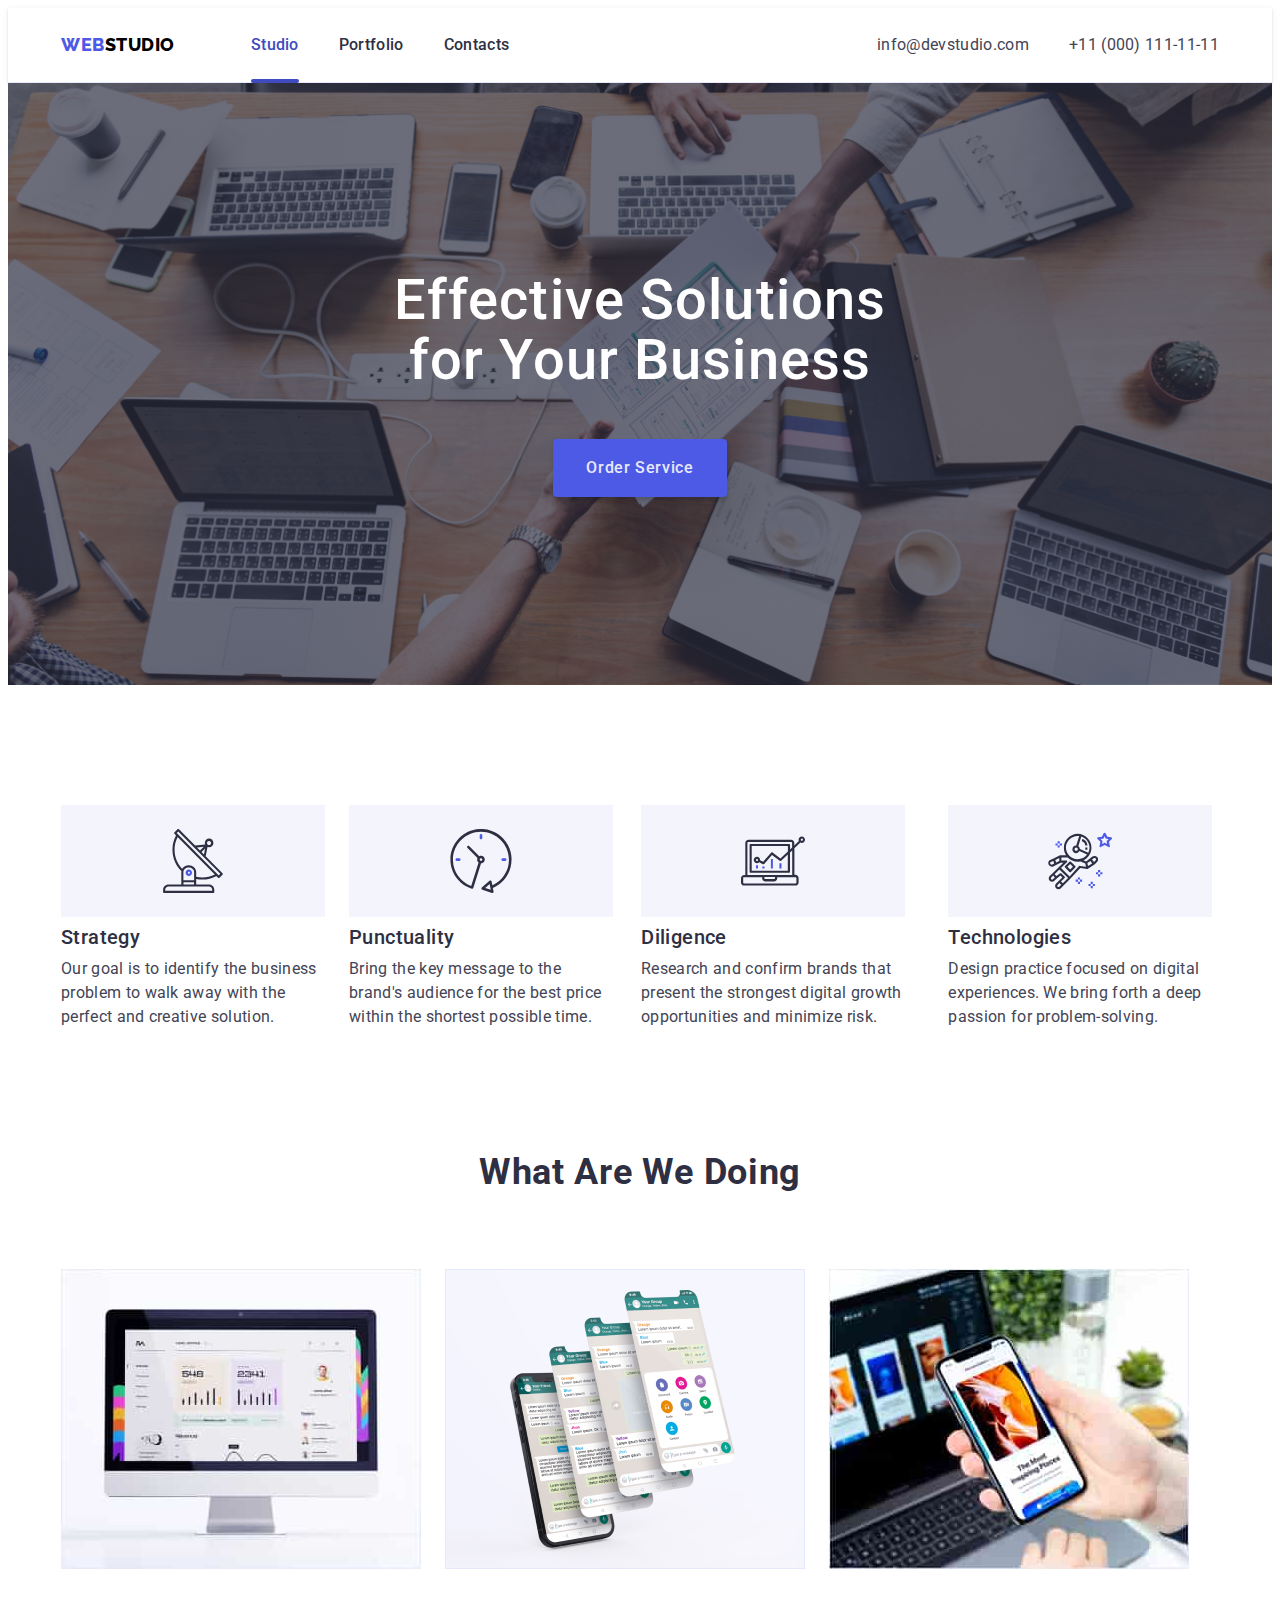
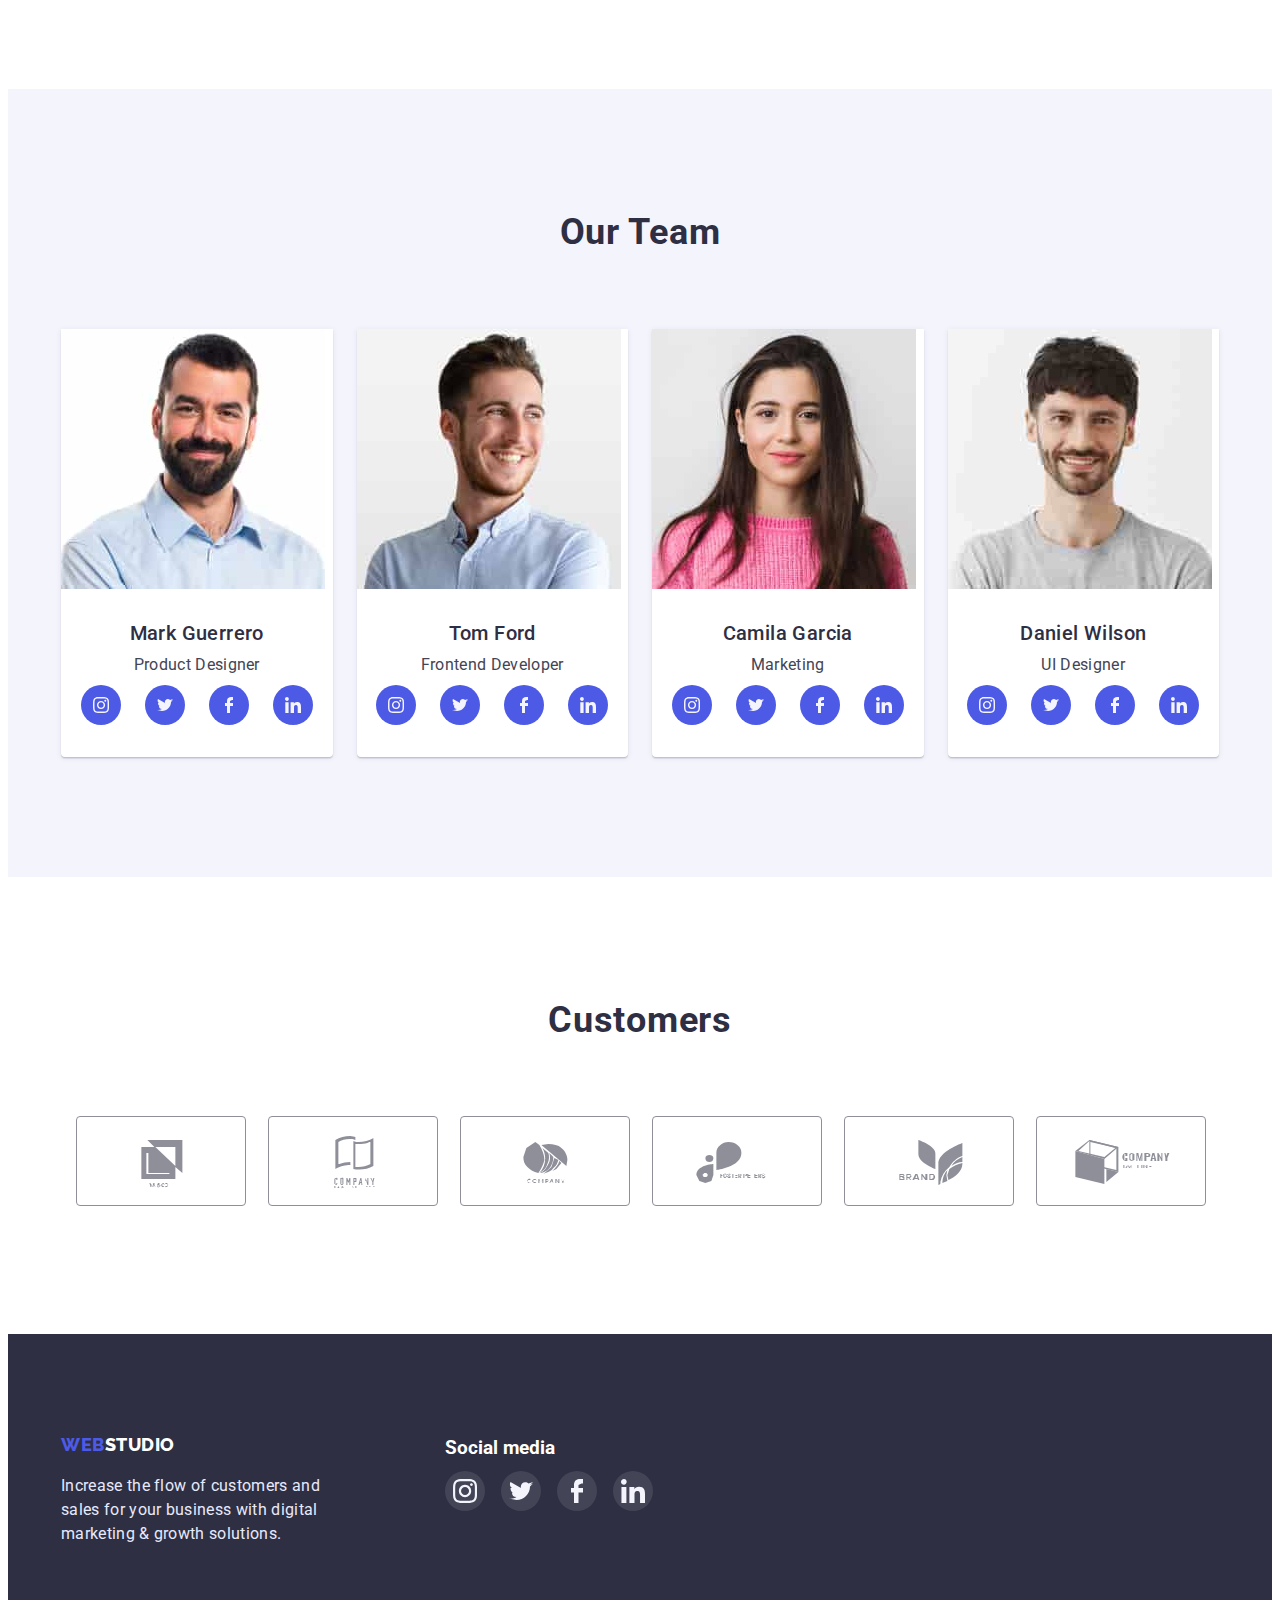
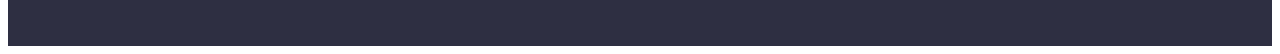
<file: index.html>
<!DOCTYPE html>
<html lang="en">
<head>
  <meta charset="UTF-8">
  <meta http-equiv="X-UA-Compatible" content="IE=edge">
  <meta name="viewport" content="width=device-width, initial-scale=1.0">
  <title>WebStudio</title>

  <link rel="preconnect" href="https://fonts.googleapis.com">
  <link rel="preconnect" href="https://fonts.gstatic.com" crossorigin>
  <link href="https://fonts.googleapis.com/css2?family=Raleway:wght@800&family=Roboto:wght@400;500;700;900&display=swap" rel="stylesheet">

 <link rel="stylesheet" href="https://cdnjs.cloudflare.com/ajax/libs/modern-normalize/1.1.0/modern-normalize.min.css" 
  integrity="sha512-wpPYUAdjBVSE4KJnH1VR1HeZfpl1ub8YT/NKx4PuQ5NmX2tKuGu6U/JRp5y+Y8XG2tV+wKQpNHVUX03MfMFn9Q=="
  crossorigin="anonymous"
  referrerpolicy="no-referrer" />

  <link rel="stylesheet" href="./css/styles.css">
</head>
<body>
  <header class="header">
    <div class="container">
      <div class="header-container">
    <nav class="header-nav">
      <a class="webstudio-stayll" href="./index.html"> <span class="header-web">Web</span><span class="header-studio">Studio</span></a>
      <ul class="header-menu">
       <li><a class="header-link carent" href="">Studio</a></li>
       <li><a class="header-link" href="./portfolio.html">Portfolio</a></li>
       <li><a class="header-link" href="">Contacts</a></li>
      </ul>
    </nav>
    <address class="address-all" >
      <ul class="header-menu">
        <li><a class="header-address" href="mailto:info@devstudio.com">info@devstudio.com</a></li>
        <li><a class="header-address" href="tel:+110001111111">+11 (000) 111-11-11</a></li>      
      </ul>
    </address>
    </div>
    </div>
  </header>
  <main>
   <section class="maim-stayl">
    <div class="container">
      <h1 class="main-title">Effective Solutions <br/>
        for Your Business</h1>
        <button  type="button"class="test-button"data-modal-open>Order Service</button>
    </div>
   </section>   
      <section class="section">
        <div class="container">
        <h2 class="visually-hidden">Advantages</h2>
      <ul class="hidden-container">
        <li class="section-hider-our">
          <div class="icon-item">
            <svg class="icon-svg">
              <use href="./images/icons.svg#icon-icon1"></use>
            </svg>
          </div>
           <h3 class="section-title-our">Strategy</h3>
           <p class="section-text-our" >Our goal is to identify the business
              problem to walk away with the perfect and creative solution.</p>

        </li>
        <li class="section-hider-our">
          <div class="icon-item">
            <svg class="icon-svg">
              <use href="./images/icons.svg#icon-icon2"></use>
            </svg>
          </div>
          <h3 class="section-title-our" >Punctuality</h3>
          <p class="section-text-our">Bring the key message to the brand's audience for the best price within the shortest possible time.</p>
        </li>
        <li class="section-hider-our">
          <div class="icon-item">
            <svg class="icon-svg">
              <use href="./images/icons.svg#icon-icon3"></use>
            </svg>
          </div>
          <h3 class="section-title-our" >Diligence</h3>
          <p class="section-text-our" >Research and confirm brands that present the strongest digital growth opportunities and minimize risk.</p>
        </li>
        <li class="section-hider-our">
          <div class="icon-item">
            <svg class="icon-svg">
              <use href="./images/icons.svg#icon-icon4"></use>
            </svg>
          </div>
           <h3 class="section-title-our" >Technologies</h3>
            <p class="section-text-our">Design practice focused on digital experiences. We bring forth a deep passion for problem-solving.</p>
        </li>
      </ul>   
        </div>                                           
    </section>
    <section class="section-doing" >
      <div class="container">
       <h2 class="section-styl">What are we doing</h2>  
       <ul class="doing-container"> 
         <li><img src="./images/rectangle70.jpg" alt="rectangle70" width="360" height="300"></li>
         <li><img src="./images/rectangle71.jpg" alt="rectangle71" width="360" height="300"></li>
         <li><img src="./images/rectangle72.jpg" alt="rectangle72" width="360" height="300"></li>
       </ul> 
       </div>
    </section>
    <section class="section-team">
      <div class="container">
      <h2 class="section-styl">Our Team</h2>
      <ul class="container-section-fon">              
        <li class="section-fon" >
          <img src="./images/img1.jpg" alt="Mark" width="264" height="260"/>
         <div class="total-info">
          <h3 class="section-title">Mark Guerrero</h3>
          <p class="section-text">Product Designer</p>   

         <ul class="social-list">
          <li class="social-item">
            <a class="social-link" href="">
            <svg class="social-icon">
              <use href="./images/icons.svg#icon-instagram"></use>
            </svg>
          </a></li>
          <li class="social-item" >
            <a class="social-link"  href="">
            <svg class="social-icon">
              <use href="./images/icons.svg#icon-twitter"></use>
            </svg>
          </a></li>
          <li class="social-item">
            <a class="social-link" href="">
            <svg class="social-icon" >
              <use href="./images/icons.svg#icon-facebook"></use>
            </svg>
          </a></li>
          <li class="social-item">
            <a class="social-link" href="">
            <svg class="social-icon">
              <use href="./images/icons.svg#icon-linkedin"></use>
            </svg>
          </a></li>
         </ul>

          </div>
        </li>
        <li class="section-fon">
          <img src="./images/img2.jpg" alt="Tom" width="264" height="260"/>
          <div class="total-info">
          <h3 class="section-title">Tom Ford</h3>
          <p class="section-text">Frontend Developer</p>
          <ul class="social-list">
            <li class="social-item">
              <a class="social-link" href="">
              <svg class="social-icon">
                <use href="./images/icons.svg#icon-instagram"></use>
              </svg>
            </a></li>
            <li class="social-item" >
              <a class="social-link"  href="">
              <svg class="social-icon">
                <use href="./images/icons.svg#icon-twitter"></use>
              </svg>
            </a></li>
            <li class="social-item">
              <a class="social-link" href="">
              <svg class="social-icon" >
                <use href="./images/icons.svg#icon-facebook"></use>
              </svg>
            </a></li>
            <li class="social-item">
              <a class="social-link" href="">
              <svg class="social-icon">
                <use href="./images/icons.svg#icon-linkedin"></use>
              </svg>
            </a></li>
           </ul>
          </div>
        </li>
        <li class="section-fon" >
           <img src="./images/img3.jpg" alt="Camila" width="264" height="260"/>
           <div class="total-info">
            <h3 class="section-title">Camila Garcia</h3>
             <p class="section-text">Marketing</p>
             <ul class="social-list">
              <li class="social-item">
                <a class="social-link" href="">
                <svg class="social-icon">
                  <use href="./images/icons.svg#icon-instagram"></use>
                </svg>
              </a></li>
              <li class="social-item" >
                <a class="social-link"  href="">
                <svg class="social-icon">
                  <use href="./images/icons.svg#icon-twitter"></use>
                </svg>
              </a></li>
              <li class="social-item">
                <a class="social-link" href="">
                <svg class="social-icon" >
                  <use href="./images/icons.svg#icon-facebook"></use>
                </svg>
              </a></li>
              <li class="social-item">
                <a class="social-link" href="">
                <svg class="social-icon">
                  <use href="./images/icons.svg#icon-linkedin"></use>
                </svg>
              </a></li>
             </ul>
             </div>
        </li>
          <li class="section-fon">
              <img src="./images/img4.jpg" alt="Daniel" width="264" height="260"/>
              <div class="total-info">
              <h3 class="section-title">Daniel Wilson</h3>
              <p class="section-text">UI Designer</p>
              <ul class="social-list">
                <li class="social-item">
                  <a class="social-link" href="">
                  <svg class="social-icon">
                    <use href="./images/icons.svg#icon-instagram"></use>
                  </svg>
                </a></li>
                <li class="social-item" >
                  <a class="social-link"  href="">
                  <svg class="social-icon">
                    <use href="./images/icons.svg#icon-twitter"></use>
                  </svg>
                </a></li>
                <li class="social-item">
                  <a class="social-link" href="">
                  <svg class="social-icon" >
                    <use href="./images/icons.svg#icon-facebook"></use>
                  </svg>
                </a></li>
                <li class="social-item">
                  <a class="social-link" href="">
                  <svg class="social-icon">
                    <use href="./images/icons.svg#icon-linkedin"></use>
                  </svg>
                </a></li>
               </ul>
              </div>
            </li>
            </div>
      </ul>  
      
        </div>                           
    </section>   
      <section class="section-customers">
        <div class="container">
        <h2 class="section-styl">Customers</h2>
        <ul class="customers-container">
          <li class="customers-itam">
            <a class="customers-link" href="">
            <svg class="customers-cli">
              <use href="./images/icons.svg#icon-logo1"></use>
            </svg>
          </a>
        </li>
          <li class="customers-itam">
            <a class="customers-link" href="">
            <svg class="customers-cli" >
              <use href="./images/icons.svg#icon-logo2"></use>
            </svg>
          </a>
        </li>
        <li class="customers-itam">
          <a class="customers-link" href="">
          <svg class="customers-cli" >
            <use href="./images/icons.svg#icon-logo3"></use>
          </svg>
        </a>
      </li>
      <li class="customers-itam">
        <a class="customers-link" href="">
        <svg class="customers-cli" >
          <use href="./images/icons.svg#icon-logo4"></use>
        </svg>
      </a>
    </li>
    <li class="customers-itam">
      <a class="customers-link" href="">
      <svg class="customers-cli" >
        <use href="./images/icons.svg#icon-logo5"></use>
      </svg>
    </a>
  </li>
  <li class="customers-itam">
    <a class="customers-link" href="">
    <svg class="customers-cli" >
      <use href="./images/icons.svg#icon-logo6"></use>
    </svg>
  </a>
</li>
        </ul>
        </div>
      </section>          
  </main>
  <footer class="footer-stayl">
    <div class="container">   
      <div class="info-footer">
    <a class="webstudio-stayll" href="./index.html"> 
      <span class="footet-web">Web</span><span class="footer-studio">Studio</span>
    </a>
    <p class="footer-text">Increase the flow of customers and sales for your 
      business with digital marketing & growth solutions.
    </p>
    </div>
      <div class=" Social-footer">
    <h3 class="social-media">Social media</h3>
    <ul class="social-list-footer">
      <li class="social-item-footer">
        <a class="social-link-footer" href="">
        <svg class="social-icon-footer">
          <use href="./images/icons.svg#icon-instagram"></use>
        </svg>
      </a></li>
      <li class="social-item-footer" >
        <a class="social-link-footer"  href="">
        <svg class="social-icon-footer">
          <use href="./images/icons.svg#icon-twitter"></use>
        </svg>
      </a></li>
      <li class="social-item-footer">
        <a class="social-link-footer" href="">
        <svg class="social-icon-footer" >
          <use href="./images/icons.svg#icon-facebook"></use>
        </svg>
      </a></li>
      <li class="social-item-footer">
        <a class="social-link-footer" href="">
        <svg class="social-icon-footer">
          <use href="./images/icons.svg#icon-linkedin"></use>
        </svg>
      </a></li>
     </ul>
     </div>
   </div>
  </footer>
<div class="backdrop is-hidden"data-modal>
  <div class="modal">
    <button class="modal-close" type="button"data-modal-close>
    <svg class="close-icon">
      <use href="./images/icons.svg#icon-close"></use>
    </svg></button>
    <!-- 
     <div class="name-modal-box"> 
      
    <h2 class="name-modal">Leave your contacts and we will call you back</h2>
    
    <form name="contact-form" autocomplete="off"novalidate >    

             
      <label class="label" for="user-name">Name
      <div class="contact-form-all">
         <input class="input-all" id="user-name" type="text" name="user-name"id="user-comment" />
          <svg class="contact-form-icon" >
            <use href="./images/icons.svg#icon-person"></use>
          </svg>
          </div></label>

         <label class="label" for="user-phone">Phone
         <div class="contact-form-all">
         <input class="input-all" id="user-name" type="text" name="user-name"id="user-comment" />
          <svg class="contact-form-icon" >
            <use href="./images/icons.svg#icon-phone"></use>
          </svg>
          </div></label>

        
         <label class="label" for="user-email">Email
         <div class="contact-form-all">
          <input class="input-all" id="user-name" type="text" name="user-name"id="user-comment" />
           <svg class="contact-form-icon" >
             <use href="./images/icons.svg#icon-email"></use>
           </svg>
           </div></label>
         </form>

          <form class="label-comment">
         <label class="label textarea-all " for="user-comment">Comment
         <textarea class="textarea"name="user-comment" id="user-comment"placeholder="Text input"
         ></textarea></label>
        </form>

        <form class="rivat-all">
          <p class="rivat">I accept the terms and conditions of the Privacy Policy</p>
        </form>

        <div class="button-submit-bloc">
          <button class="button-submit test-button" type="submit">Send</button>
        </div>
  
      -->
</div>
  <script src="./js/modal.js"></script>
 </body>
</html>
</file>
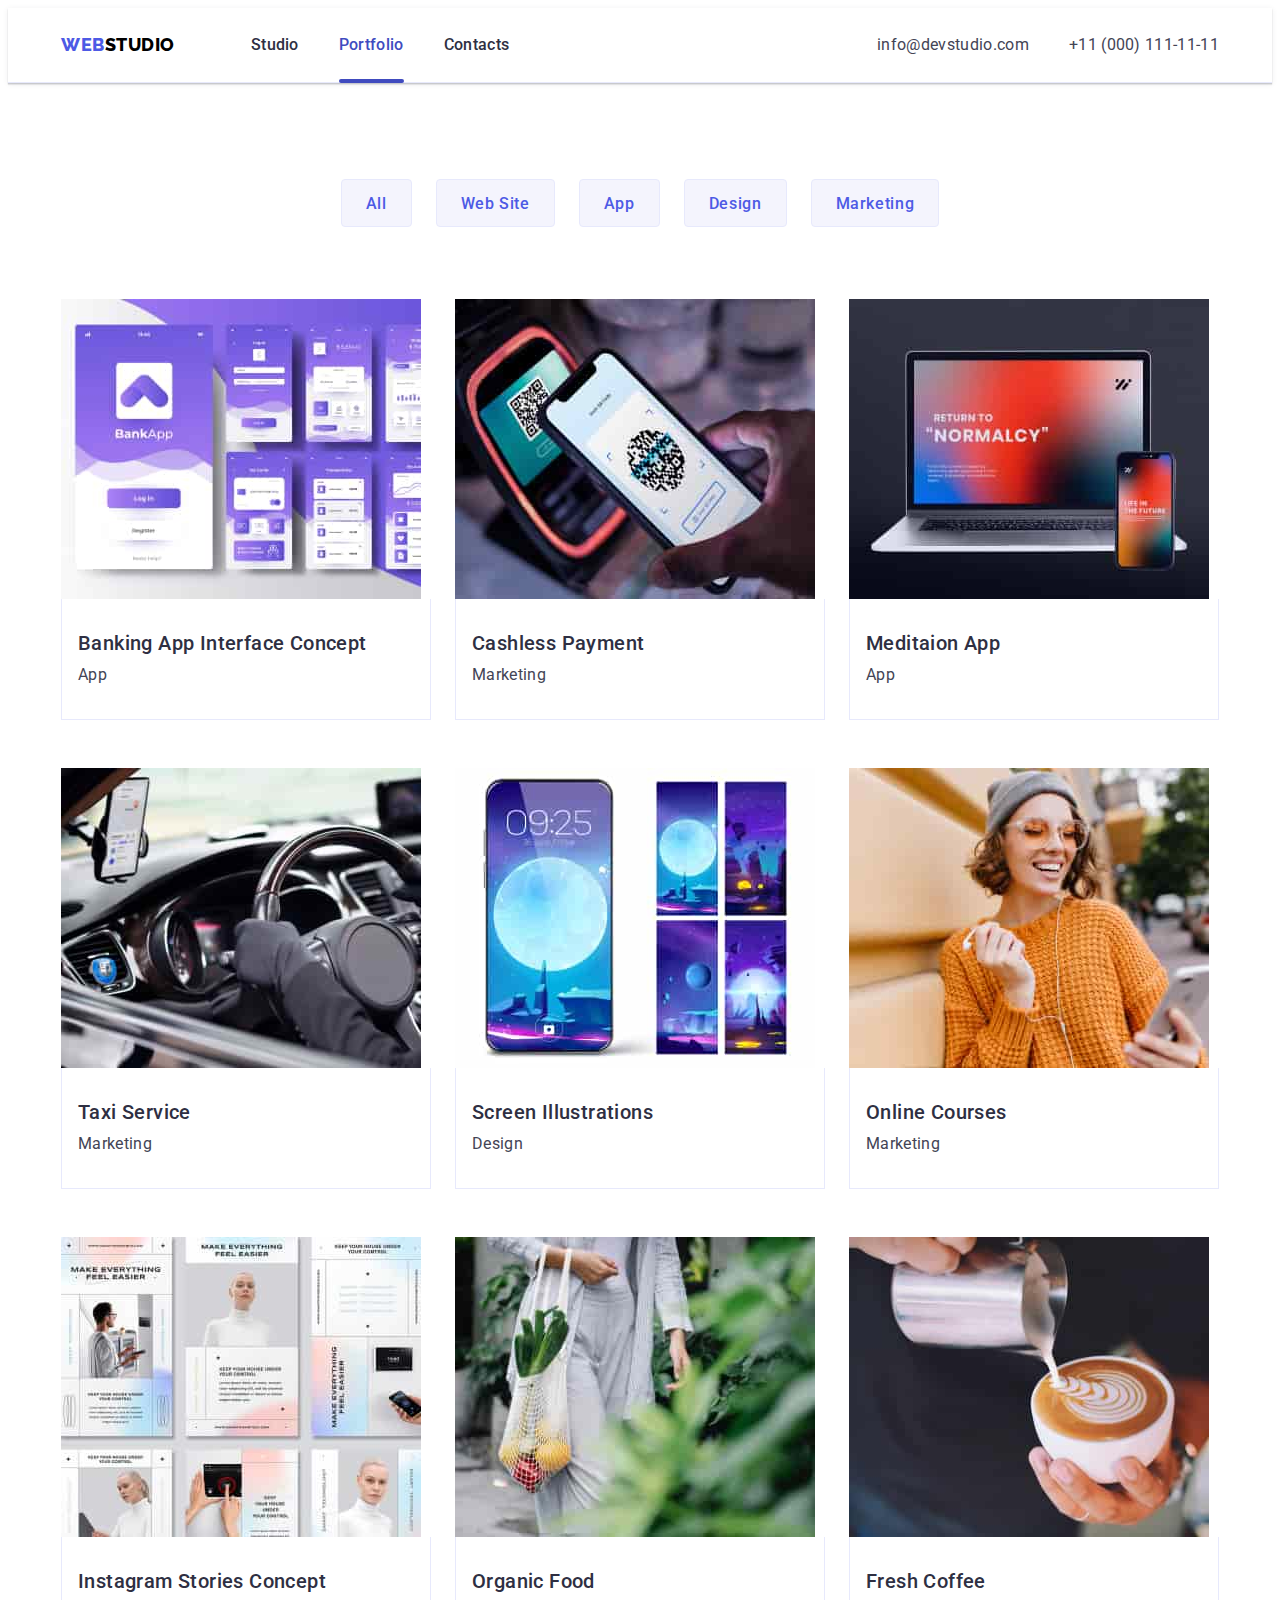
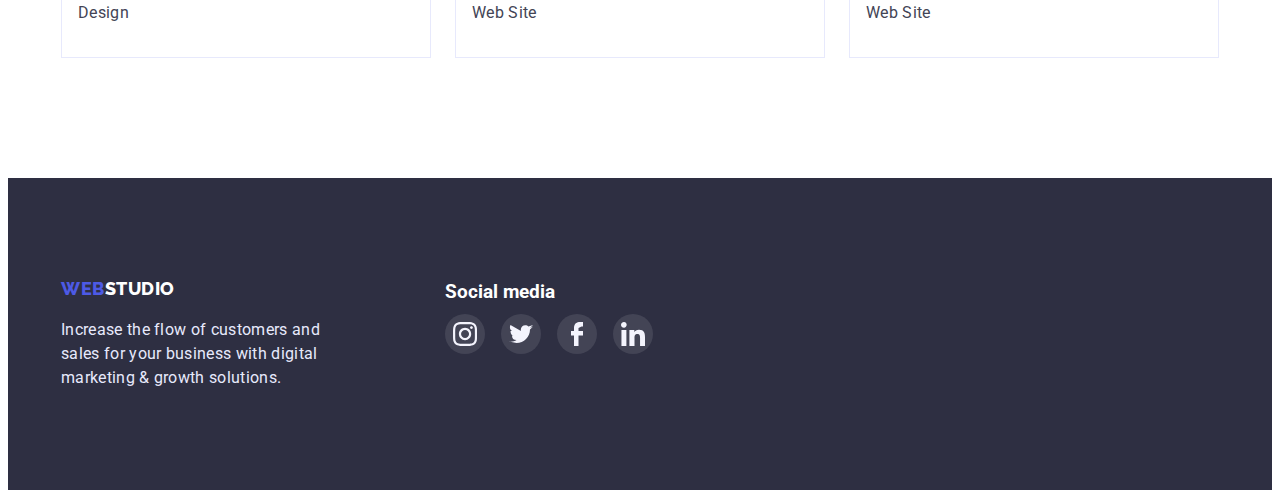
<file: portfolio.html>
<!DOCTYPE html>
<html lang="en">
<head>
  <meta charset="UTF-8">
  <meta http-equiv="X-UA-Compatible" content="IE=edge">
  <meta name="viewport" content="width=device-width, initial-scale=1.0">
  <title>portfolio</title>

  <link rel="preconnect" href="https://fonts.googleapis.com">
  <link rel="preconnect" href="https://fonts.gstatic.com" crossorigin>
  <link href="https://fonts.googleapis.com/css2?family=Raleway:wght@800&family=Roboto:wght@400;500;700;900&display=swap" rel="stylesheet">

  <link rel="stylesheet" href="https://cdnjs.cloudflare.com/ajax/libs/modern-normalize/1.1.0/modern-normalize.min.css" 
  integrity="sha512-wpPYUAdjBVSE4KJnH1VR1HeZfpl1ub8YT/NKx4PuQ5NmX2tKuGu6U/JRp5y+Y8XG2tV+wKQpNHVUX03MfMFn9Q=="
  crossorigin="anonymous"
  referrerpolicy="no-referrer" />

  <link rel="stylesheet" href="./css/styles.css">
</head>
<body>
  <header class="header">
    <div class="container header-container">

    <nav class="header-nav">
      <a class="webstudio-stayll" href="./index.html"> <span class="header-web">Web</span><span class="header-studio">Studio</span></a>
      <ul class="header-menu">
       <li><a class="header-link" href="./index.html">Studio</a></li>
       <li><a class="header-link carent" href="./portfolio.html">Portfolio</a></li>
       <li><a class="header-link" href="">Contacts</a></li>
      </ul>
    </nav>
    <address class="address-all">
      <ul class="header-menu">
        <li><a class="header-address" href="mailto:info@devstudio.com">info@devstudio.com</a></li>
        <li><a class="header-address" href="tel:+110001111111">+11 (000) 111-11-11</a></li>      
      </ul>
    </address>
    </div>
  </header>
  <main>
    <section class="secteon">
    <div class="container">
    <h1 class="visually-hidden">portfolio</h1>
   <ul class="button-menu">
    <li><button class="button-secondary" type="button">All</button></li>
    <li><button class="button-secondary" type="button">Web Site</button></li>
    <li><button class="button-secondary" type="button">App</button></li>
    <li><button class="button-secondary" type="button">Design</button></li>
    <li><button class="button-secondary" type="button">Marketing</button></li>
   </ul>
  
   <ul class="section-decor">
    <li class="section-decor-ferst" >
      <a class="section-decor-shad"  href="">
        <div class="decor-imge">       
      <img src="./images/img2.0.jpg" alt="img2.0" width="360" height="300">
      <div class="decor-description">
        <P class="decor-imge-info">
          14 Stylish and User-Friendly App Design Concepts 
          · Task Manager App 
          · Calorie Tracker App 
          · Exotic Fruit Ecommerce App 
          · Cloud Storage App
        </P>
      </div>
      </div>
      <div class="decor-pfoto">
      <h2 class="section-title-pfoto">Banking App Interface Concept</h2>
      <p class="section-text-pfoto">App</p>
      </div>
    </a>
    </li>
    <li class="section-decor-ferst" >
      <a class="section-decor-shad" href="">
        <div class="decor-imge">
      <img src="./images/img2.1.jpg" alt="img2.1" width="360" height="300">
      <div class="decor-description">
        <P class="decor-imge-info">
          14 Stylish and User-Friendly App Design Concepts 
          · Task Manager App 
          · Calorie Tracker App 
          · Exotic Fruit Ecommerce App 
          · Cloud Storage App
        </P>
      </div>
      </div>
      <div class="decor-pfoto">
      <h2 class="section-title-pfoto">Cashless Payment</h2>
      <p class="section-text-pfoto" >Marketing</p>
      </div></a>
    </li>
    <li class="section-decor-ferst" >
      <a class="section-decor-shad" href="">
        <div class="decor-imge">
      <img src="./images/img2.2.jpg" alt="img2.2" width="360" height="300">
      <div class="decor-description">
        <P class="decor-imge-info">
          14 Stylish and User-Friendly App Design Concepts 
          · Task Manager App 
          · Calorie Tracker App 
          · Exotic Fruit Ecommerce App 
          · Cloud Storage App
        </P>
      </div>
      </div>
      <div class="decor-pfoto">
      <h2 class="section-title-pfoto">Meditaion App</h2>
      <p class="section-text-pfoto">App</p>
      </div></a>
    </li>
    <li class="section-decor-ferst" >
      <a class="section-decor-shad" href="">
        <div class="decor-imge">
      <img src="./images/img2.3.jpg" alt="img2.3" width="360" height="300">
      <div class="decor-description">
        <P class="decor-imge-info">
          14 Stylish and User-Friendly App Design Concepts 
          · Task Manager App 
          · Calorie Tracker App 
          · Exotic Fruit Ecommerce App 
          · Cloud Storage App
        </P>
      </div>
      </div>
      <div class="decor-pfoto">
      <h2 class="section-title-pfoto">Taxi Service</h2>
      <p class="section-text-pfoto">Marketing</p>
      </div></a>
    </li class="section-decor-ferst" >
    <li class="section-decor-ferst" >
      <a class="section-decor-shad" href="">
        <div class="decor-imge">
      <img src="./images/img2.4.jpg" alt="img2.4" width="360" height="300">
      <div class="decor-description">
        <P class="decor-imge-info">
          14 Stylish and User-Friendly App Design Concepts 
          · Task Manager App 
          · Calorie Tracker App 
          · Exotic Fruit Ecommerce App 
          · Cloud Storage App
        </P>
      </div>
</div>
      <div class="decor-pfoto">
      <h2 class="section-title-pfoto">Screen Illustrations</h2>
      <p class="section-text-pfoto">Design</p>
      </div></a>
    </li>
    <li class="section-decor-ferst" > 
      <a class="section-decor-shad" href="">
        <div class="decor-imge">
      <img src="./images/img2.5.jpg" alt="img2.5" width="360" height="300">
      <div class="decor-description">
        <P class="decor-imge-info">
          14 Stylish and User-Friendly App Design Concepts 
          · Task Manager App 
          · Calorie Tracker App 
          · Exotic Fruit Ecommerce App 
          · Cloud Storage App
        </P>
      </div>
      </div>
      <div class="decor-pfoto">
      <h2 class="section-title-pfoto">Online Courses</h2>
      <p class="section-text-pfoto">Marketing</p>
      </div></a>
    </li>
    <li class="section-decor-ferst" >
      <a class="section-decor-shad" href="">
        <div class="decor-imge">
      <img src="./images/img2.6.jpg" alt="img2.6" width="360" height="300">
      <div class="decor-description">
        <P class="decor-imge-info">
          14 Stylish and User-Friendly App Design Concepts 
          · Task Manager App 
          · Calorie Tracker App 
          · Exotic Fruit Ecommerce App 
          · Cloud Storage App
        </P>
      </div>
      </div>
      <div class="decor-pfoto">
      <h2 class="section-title-pfoto" >Instagram Stories Concept</h2>
      <p class="section-text-pfoto">Design</p>
      </div></a>
    </li>
    <li class="section-decor-ferst" >
      <a class="section-decor-shad" href="">
        <div class="decor-imge">
      <img src="./images/img2.8.jpg" alt="img2.9" width="360" height="300">
      <div class="decor-description">
        <P class="decor-imge-info">
          14 Stylish and User-Friendly App Design Concepts 
          · Task Manager App 
          · Calorie Tracker App 
          · Exotic Fruit Ecommerce App 
          · Cloud Storage App
        </P>
      </div>
      </div>
      <div class="decor-pfoto">
      <h2 class="section-title-pfoto">Organic Food</h2>
      <p class="section-text-pfoto">Web Site</p>
      </div></a>
    </li>
    <li class="section-decor-ferst" >
       <a class="section-decor-shad" href="">
        <div class="decor-imge">
      <img src="./images/img2.7.jpg" alt="img2.7" width="360" height="300">
      <div class="decor-description">
        <P class="decor-imge-info">
          14 Stylish and User-Friendly App Design Concepts 
          · Task Manager App 
          · Calorie Tracker App 
          · Exotic Fruit Ecommerce App 
          · Cloud Storage App
        </P>
      </div>
      </div>
      <div class="decor-pfoto">
      <h2 class="section-title-pfoto" >Fresh Coffee</h2>
      <p class="section-text-pfoto">Web Site</p>
      </div></a>
    </li> 
   </ul>
  
  </div>
  </section>
  </main>
  
  <footer class="footer-stayl">
    <div class="container">   
      <div class="info-footer">
    <a class="webstudio-stayll" href="./index.html"> 
      <span class="footet-web">Web</span><span class="footer-studio">Studio</span>
    </a>
    <p class="footer-text">Increase the flow of customers and sales for your 
      business with digital marketing & growth solutions.
    </p>
    </div>
      <div class=" Social-footer">
    <h3 class="social-media">Social media</h3>
    <ul class="social-list-footer">
      <li class="social-item-footer">
        <a class="social-link-footer" href="">
        <svg class="social-icon-footer">
          <use href="./images/icons.svg#icon-instagram"></use>
        </svg>
      </a></li>
      <li class="social-item-footer" >
        <a class="social-link-footer"  href="">
        <svg class="social-icon-footer">
          <use href="./images/icons.svg#icon-twitter"></use>
        </svg>
      </a></li>
      <li class="social-item-footer">
        <a class="social-link-footer" href="">
        <svg class="social-icon-footer" >
          <use href="./images/icons.svg#icon-facebook"></use>
        </svg>
      </a></li>
      <li class="social-item-footer">
        <a class="social-link-footer" href="">
        <svg class="social-icon-footer">
          <use href="./images/icons.svg#icon-linkedin"></use>
        </svg>
      </a></li>
     </ul>
     </div>
   </div>
  </footer>
</body>
</html>
</file>
<file: css/styles.css>
:root{
  --first-bg-color: #4D5AE5;
  --bg-color: #404BBF;
  --titli-text-color:#2E2F42;
  --color-social: #31D0AA;
  --primary-text-color: #434455;
  --color-grau: #8e8f99;
  --cecond-tx-color: #E7E9FC;
  --second-bg-color:#F4F4FD;
  --accent-color:#FFFFFF;
  --color-background-primary:#FFFFFF;
}
ul{
  margin: 0;
  padding: 0;
  list-style-type:none ;
}
p,h1,h2,h3,h4,h5,h6{
  margin-top: 0;
  margin-bottom: 0px;
}
  
img{
  max-width: 100%;
 height: auto;
 display: block;
 object-fit: cover;
}
body{
  color:var(--primary-text-color) ;
  background-color:var(--accent-color);
  font-family:'Roboto',sans-serif;
  font-weight: 400;
  font-size: 16px;
  line-height: 1.5;
}
.webstudio-stayll{
  text-decoration:none ;
  font-family:'Raleway',sans-serif;
  font-weight: 800;
  font-size: 18px;
  line-height:1.33; 
  letter-spacing:0.03em;
  text-transform: uppercase;
}
.header{
  border-bottom:1px solid var(--cecond-tx-color);
  box-shadow:0px 2px 1px rgba(46, 47, 66, 0.08), 0px 1px 1px rgba(46, 47, 66, 0.16), 0px 1px 6px rgba(46, 47, 66, 0.08);
}
.header-web{
  color:var(--first-bg-color);
}
.header-studio{
  color: #000;
}
.container{
  width: 100%;
  max-width: 1158px;
  margin: 0 auto;
  padding: 0 15px ;
}
.container-section-fon{
  display: flex;
    max-width: 100%;
    gap: 24px;
}
.header-container{
  display: flex;
  align-items: center;
}
.section-hider-our{
  flex-basis:calc((100%-72px)/4);
}
.header-nav{
  display: flex;
  align-items: center;
  gap: 76px; 
}
.address-all{
  margin-left: auto;
}
.header-menu{
  display: flex;
  gap: 40px;
}
.header-link{
  text-decoration:none ;
  color:var(--titli-text-color);
   font-weight: 500;
   font-size: 16px;
   line-height:1.5;
  padding-top: 25px;
  padding-bottom: 25px;
  letter-spacing: 0.02em;
  display: block;
position: relative;
transition: color 250ms  cubic-bezier(0.4, 0, 0.2, 1);
}

.carent::after{
  position: absolute;
  bottom: -1px;
  display: block;
  border-radius: 2px;
  width: 100%;
  height: 4px;
  background-color:currentColor; 
  content:'' ;
  color:var(--bg-color);
}

.header-link:hover,
.header-link:focus {
color:var(--bg-color);
}
.carent{
color: var(--bg-color);
}

.header-address:last-child{
  text-decoration:none ;
  color:var(--primary-text-color);
   letter-spacing: 0.02em;
   font-style: normal;
   padding: 24px 0px;
   display: block;
   transition: color 250ms  cubic-bezier(0.4, 0, 0.2, 1);
   
   }
  .header-address:last-child:hover,
  .header-address:last-child:focus{
    color: var(--bg-color);
    
  }
.maim-stayl{
  padding: 188px 0;
  text-align: center;
  background-color: var(--titli-text-color);
  background-image:linear-gradient(rgba(46, 47, 66, 0.7),rgba(46, 47, 66, 0.7)),
   url(../images/people-office.jpg);
  background-repeat: no-repeat;
  background-position: center; 
  background-size:cover;
  max-width: 1440px;
  margin: auto;
} 
 
.main-title {
  color:var(--accent-color);
  font-weight: 500;
  font-size: 56px;
  line-height:1.07;
  letter-spacing:0.02em;
  margin-bottom: 48px;
  text-align: center;
  font-style: normal;
}
.test-button {
background-color:var(--first-bg-color);
color:var(--cecond-tx-color);
border-radius: 4px;
font-family:inherit;
letter-spacing:0.04em;
font-size:16px;
line-height:1.5;
cursor: pointer;
padding: 16px 32px;
font-weight: 500;
border: 1px solid  transparent;
box-shadow: 0px 4px 4px rgba(0, 0, 0, 0.15);
transition: background-color 250ms  cubic-bezier(0.4, 0, 0.2, 1);
}

.test-button:hover,
.test-button:focus {

background-color: var(--bg-color);

}
.section{
 padding-top: 120px;
}
.section-doing{
  padding-top:  120px;
  padding-bottom: 120px;
}
.secteon{
  padding-top: 96px;
  padding-bottom: 120px;
}
.visually-hidden {
  position: absolute;
    white-space: nowrap;
    width: 1px;
    height: 1px;
    overflow: hidden;
    border: 0;
    padding: 0;
    clip: rect(0 0 0 0);
    clip-path: inset(50%);
    margin: -1px;
}
.hidden-container{
  display: flex;
  gap: 24px;
}
.section-decor a {
  text-decoration: none; 
}
.section-decor{
  display: flex;
  flex-wrap: wrap;
  gap: 48px 24px;
}
.section-decor-ferst{
  flex-basis:calc((100% - 48px) / 3);
}
.section-decor-shad{
  display: block;
  transition:box-shadow 250ms  cubic-bezier(0.4, 0, 0.2, 1);
}
.decor-pfoto{
  padding:  32px 16px;
  border: 1px solid var(--cecond-tx-color);
  border-top: none; 
}
.decor-description{
  position: absolute;
  top: 0;
  left: 0;
  width: 100%;
  height: 100%;
  background-color:var(--first-bg-color) ;
  color: var(--second-bg-color);
  transform: translateY(100%);
  transition: transform 250ms;
transition-timing-function: cubic-bezier(0.4, 0, 0.2, 1);
}
.section-decor-shad:hover
.decor-description{
  transform: translateY(0);
}
.decor-imge{
position: relative;
overflow: hidden;
}
.decor-imge-info{
  width: 296px;
  height: 96px;
  text-align: left;
  padding-left: 32px;
  padding-top:  40px; 
}
.section-decor-shad:hover{
box-shadow:0px 1px 6px rgba(46, 47, 66, 0.08), 0px 1px 1px rgba(46, 47, 66, 0.16), 0px 2px 1px rgba(46, 47, 66, 0.08); ;
}
.section-title{
  color:var(--titli-text-color); 
   font-weight: 500;
   font-size: 20px;
   line-height:1.2;
   letter-spacing:0.02em;
   margin: 0 auto;
   text-align: center;
}
.section-title-our{
  color:var(--titli-text-color); 
   font-weight: 500;
   font-size: 20px;
   line-height:1.2;
   letter-spacing:0.02em;   
}
.section-title-pfoto{
  color:var(--titli-text-color); 
   font-weight: 500;
   font-size: 20px;
   line-height: 1.2;
   letter-spacing: 0.02em;  
}
.section-text-pfoto{
  color:var(--primary-text-color);
  font-size: 16px;
  line-height:1.5;
  letter-spacing:0.02em;
  margin-top: 8px;
}
.section-text-our{
  color:var(--primary-text-color);
 font-size: 16px;
 line-height:1.5;
 letter-spacing:0.02em;
 margin-top: 8px;
 }
.section-text{
 color:var(--primary-text-color);
 font-size: 16px;
 line-height:1.5;
 letter-spacing:0.02em;
text-align: center;
margin-top: 8px;
}
.section-styl{
  color:var(--titli-text-color);
   font-weight: 700;
   font-size: 36px;
   line-height:1.33;
   letter-spacing:0.02em;
   text-align: center;
   text-transform: capitalize;
   margin-bottom: 72px;
}
.doing-container{
  display: flex;
  gap: 24px;
}
.about-piple{
  background-color:var(--second-bg-color);
}
.team-container{
  width: 1158px;
  padding-left: 15px;
  padding-right: 15px;
  margin-left: auto;
  margin-right: auto;
  display: flex;
  gap: 24px; 
}
.section-team{
background-color:var(--second-bg-color); 
padding: 120px 0;
}
/* cоц сети */
.social-list{
  display: flex;
  gap: 24px;
  justify-content: center;
  margin-top: 8px;
}
.social-icon {
width: 16px;
height: 16px;
fill: var(--color-background-primary);
}
.social-item {
  width: 40px;
  height: 40px;
}
.social-link {
  display:flex;
  align-items: center;
  justify-content: center;
  width: 100%;
  height: 100%;
  background-color: var(--first-bg-color);
  border-radius:50%; 
  transition:background-color 250ms  cubic-bezier(0.4, 0, 0.2, 1); ;
}
.footer-stayl{
  background-color:var(--titli-text-color);
gap: 120px;
padding-top: 100px;
padding-bottom: 100px;   
}
.footer-stayl .container{
  display: flex;
}
.section-fon{
  background-color:var(--accent-color);
 flex-basis:calc((100% - 72px) / 4);
 border-radius:  0px 0px 4px 4px;
 box-shadow: 0px 1px 6px rgba(46, 47, 66, 0.08), 0px 1px 1px rgba(46, 47, 66, 0.16), 0px 2px 1px rgba(46, 47, 66, 0.08);
}
.total-info{
text-align: center;
padding-top: 32px;
padding-bottom: 32px;
}
.webstudio-stayll{
  color:var(--accent-color);
   font-family:'Raleway', sans-serif;
   font-weight: 800;
   font-size: 18px;
   line-height:1.16;
   letter-spacing:0.03em; 
}
.footer-studio{
  color:var(--accent-color); 
}
.footet-web{
  color:var(--first-bg-color);
}
.footer-text{
  color:var(--cecond-tx-color) ;
   font-size: 16px;
   line-height:1.5;
   letter-spacing:0.02em;
   width: 264px;  
   margin-top: 16px;
}

.button-secondary{
  background-color:var(--second-bg-color);
  color:var(--first-bg-color);
  border-radius: 4px;
   font-family:'Roboto', sans-serif;
   font-style: normal;
   font-weight: 500;
   font-size: 16px;
   line-height:1.5;
   cursor: pointer;
   letter-spacing:0.04em ;
   padding: 12px 24px;
   height: 48px;
   border: 1px solid var(--cecond-tx-color);
   transition-property:background-color,color, border-color, box-shadow;
   transition-duration: 250ms;
   transition-timing-function: cubic-bezier(0.4, 0, 0.2, 1); 
} 
.button-secondary:hover,
.button-secondary:focus{
  background-color:var(--first-bg-color);
  color: var(--accent-color);
  border-color: transparent;
  box-shadow:0px 3px 1px rgba(0, 0, 0, 0.1),
   0px 2px 1px rgba(0, 0, 0, 0.08),
   0px 2px 2px rgba(0, 0, 0, 0.12); 
}
.button-menu{
    display:flex;
    flex-direction: row;
    justify-content: center;
    align-items: center;
    gap: 24px;
    margin-bottom: 72px;    
}
.customers-container{
  display: flex;
  justify-content: center;
  gap: 24px;
}
.customers-itam{
 width: 168px; 
 height: 88px; 
 
}
.customers-link{
  display: flex;
 width: 100%;
  height: 100%;
 justify-content: center;
 align-items: center;
 color: var(--color-grau);
 border: 1px solid var(--color-grau);
 border-radius: 4px;
 transition:color 250ms cubic-bezier(0.4, 0, 0.2, 1), border-color 250ms cubic-bezier(0.4, 0, 0.2, 1);
}
.customers-cli{
width: 104px;
height: 56px;
fill: currentColor;

}
.section-customers{
  padding-top: 120px;
  padding-bottom: 130px;
}

.customers-link:focus,
.customers-link:hover{
  color:var(--first-bg-color) ;
  border-color:var(--first-bg-color) ;
 /*transition:opacitiy 250ms cubic-bezier(0.4, 0, 0.2, 1), visibility 250ms cubic-bezier(0.4, 0, 0.2, 1);*/
}
.icon-item{
  width:264px ;
  display: flex;
  justify-content: center;
  align-items: center;
  height: 112px;
  margin-bottom: 8px ;
  background-color:var(--second-bg-color);
}
.icon-svg{
  width: 64px;
  height: 64px;
}
.Social-footer{
  width: 208px;
  height: 80px;
  margin-left: 120px;
  margin-right: auto;
}
.social-list-footer{
  display: flex;
  gap: 16px;
  justify-content: center;
  margin-top: 8px;
}
.social-icon-footer {
width: 24px;
height: 24px;
fill: var(--second-bg-color);
}
.social-item-footer {
  width: 40px;
  height: 40px;
}
.social-link-footer {
  display:flex;
  align-items: center;
  justify-content: center;
  width: 100%;
  height: 100%;
  background-color:var(--primary-text-color);
  border-radius:50%; 
  transition: background-color 250ms  cubic-bezier(0.4, 0, 0.2, 1);
}
.social-media{
  color: var(--color-background-primary);
}
 
 .social-link-footer:hover,
 .social-link-footer:focus{
  background-color: var(--color-social);
}
.social-link:hover,
.social-link:focus{
  background-color: var(--bg-color);
}
/*modal*/
.backdrop{
  position: fixed;
  left: 0;
  top: 0;
  width: 100%;
  height: 100%;
  padding: 20px 0;
 transition:opacity 250ms cubic-bezier(0.4, 0, 0.2, 1), visibility 250ms cubic-bezier(0.4, 0, 0.2, 1);
 background: rgba(46, 47, 66, 0.4); 
 opacity: 1;
}
.modal{
  display: flex;
  flex-direction: row-reverse;
  position: absolute;
  top: 50%;
  left: 50%;
  transform: translate(-50%, -50%);
 overflow: auto;
  width: 100%;
  height: 100%;
  padding: 20px 20px;
  max-width: 408px; 
  max-height: 576px; 
  background-color: #FcFcFc;
  box-shadow: 0px 1px 1px rgba(0, 0, 0, 0.14),
   0px 1px 3px rgba(0, 0, 0, 0.12), 
   0px 2px 1px rgba(0, 0, 0, 0.2); 
    border-radius:4px ;
    opacity: 1;
    transition: transform 520ms cubic-bezier(0.4, 0, 0.2, 1);
}
 .modal-close{
  position: absolute;
  height: 24px;
  width: 24px;
  border:1px solid rgba(0, 0, 0, 0.1); 
  border-radius: 50%;
  cursor: pointer;
  transition-property: color, background-color;
  background-color: var(--cecond-tx-color);
  color: black;
  transition-duration: 250ms;
  transition-timing-function: cubic-bezier(0.4, 0, 0.2, 1);
  }
.backdrop.is-hidden{
 opacity: 0;
 visibility: hidden;
 pointer-events: none;
}
.close-icon{
  width: 8px;
  height: 8px;
  fill: currentColor;
}
  .modal-close:hover, 
  .modal-close:focus{
  background-color: var(--first-bg-color);
  color: var(--second-bg-color);
}
/*.name-modal{
  
  font-family: inherit;
  font-style: normal;
  width: 360px;
  height: 24px ;
  font-size:16px ;
  font-weight: 500;
  line-height: 1.5;
  text-align:left;
  letter-spacing: 0.02em;
  color: var(--titli-text-color);

  
}
.name-modal-box{
   margin-top: 24px;
   padding-top: 24px;
   
}
.label{
  display: block;
  letter-spacing: 0.01em;
  color: var(--color-grau);
  margin-bottom: 8px;
  width: 360px;
  height: 58px;
  font-weight: 400;
  font-size: 12px;
  line-height: 14px;
}
.textarea{
  resize: none;
  width: 100%;
  height: 100%;
  border-radius: 4px;
}
.label-comment{
  width: 360px;
  height: 120px;
  
}
.contact-form-icon{
  width:18px ;
  height:18px ;
position: absolute;
left: 0;
top: 50%;


}
.contact-form-all{
 
  left: 0;
  right: 0;
  position: relative;
 
}
.input-all{
  padding-left: 16px;
  padding: 3px 0px 3px 0px;
  gap: 4px;
  width: 360px;
  height: 40px;
   border-radius: 4px;
  border:1.25px solid var(--color-grau); 
  
}
.contact-form-all:hover,
.contact-form-all:focus{
  color: var(--bg-color);
}
.button-submit{
  display: inline-block;
}
.button-submit-bloc{
  text-align: center;
  margin-top: 24px;
 
}
.rivat{
  display: flex;
  flex-direction: column;
  align-items: center;
  padding: 0px;
  gap: 8px;
  font-weight:400 ;
  font-size: 12px;
  margin-top: 16px;
  
}
.rivat-all{
  width: 360px;
  height: 16px;
 border:1px solid var(--color-grau);
  box-sizing: border-box;
}
.textarea-all{
  width: 360px;
  height: 138px; 
  
}
</file>
